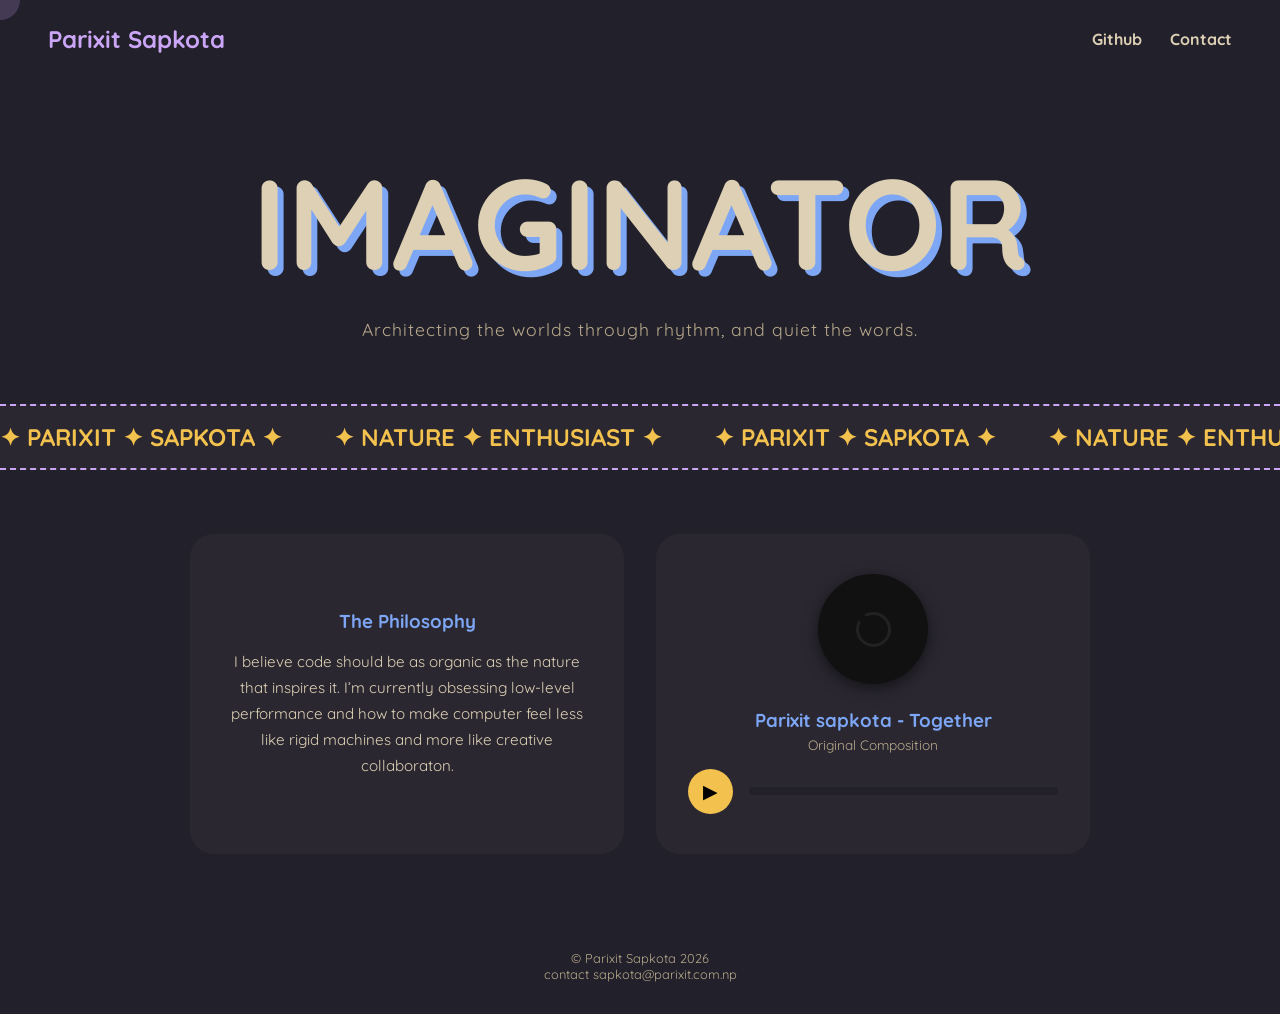
<file: index.html>
<!DOCTYPE html>
<html lang="en">

<head>
  <meta charset="UTF-8">
  <meta name="viewport" content="width=device-width, initial-scale=1.0">

  <title>Parixit Sapkota | Imaginator</title>
  <meta name="description"
    content="Portfolio of Parixit Sapkota: A developer and ambient music producer bridging the gap between code and nature.">
  <meta name="keywords" content="Parixit Sapkota, Imaginator, Ambient Music, Portfolio">
  <meta name="author" content="Parixit Sapkota">

  <link rel="stylesheet" href="style.css">
</head>

<body>
  <div class="cursor"></div>
  <div class="cursor-follower"></div>

  <nav>
    <div class="logo hover-target">Parixit Sapkota</div>
    <div class="links">
      <a href="https://github.com/oarixsapkota" target="_blank" class="hover-target">Github</a>
      <a href="mailto:sapkota@parixit.com.np" target="_blank" class="hover-target">Contact</a>
    </div>
  </nav>

  <div class="main-wrapper">
    <header id="hero">
      <h1 class="floating-title hover-target">IMAGINATOR</h1>
      <p class="subtitle">Architecting the worlds through rhythm, and quiet the words.</p>
    </header>

    <section id="about">
      <div class="marquee">
        <div class="marquee-inner">
          <span>✦ PARIXIT ✦ SAPKOTA ✦</span>
          <span>✦ NATURE ✦ ENTHUSIAST ✦</span>
          <span>✦ PARIXIT ✦ SAPKOTA ✦</span>
          <span>✦ NATURE ✦ ENTHUSIAST ✦</span>
          <span>✦ PARIXIT ✦ SAPKOTA ✦</span>
          <span>✦ NATURE ✦ ENTHUSIAST ✦</span>
          <span>✦ PARIXIT ✦ SAPKOTA ✦</span>
          <span>✦ NATURE ✦ ENTHUSIAST ✦</span>
        </div>
      </div>
    </section>

    <main id="gallery">
      <div class="grid">

        <div class="img-container hover-target">
          <div class="info-box">
            <h3>The Philosophy</h3>
            <p>I believe code should be as organic as the nature that inspires it. I’m currently obsessing low-level
              performance and how to make computer feel less like rigid machines and more like creative collaboraton.
            </p>
          </div>
        </div>

        <div class="img-container hover-target">
          <div class="audio-card">
            <div class="vinyl-container" id="vinyl">
              <div class="vinyl-label">
                <div class="vinyl-hole"></div>
              </div>
            </div>
            <div class="track-info">
              <h3>Parixit sapkota - Together</h3>
              <p>Original Composition</p>
            </div>
            <div class="audio-controls">
              <button class="play-btn" id="play-btn">▶</button>
              <div class="progress-container" id="progress-container">
                <div class="progress-bar" id="progress-bar"></div>
              </div>
            </div>
            <audio id="custom-audio" src="./Forest_Echos.mp3"></audio>
          </div>
        </div>

      </div>
    </main>

    <footer>
      <p>© Parixit Sapkota 2026</p>
      <p>contact sapkota@parixit.com.np</p>
    </footer>
  </div>

  <script src="script.js"></script>
</body>

</html>
</file>
<file: style.css>
@import url('https://fonts.googleapis.com/css2?family=Quicksand:wght@400;700&display=swap');

:root {
  --bg-base: #22202a;
  --bg-mantle: #2a2730;
  --text-main: #ddd0b4;
  --text-muted: #b7a98c;
  --accent-mauve: #cba6f7;
  --accent-blue: #7da6f5;
  --accent-yellow: #f2c14e;
  --accent-green: #a6d189;
  --accent-orange: #e0a76b;
}

* {
  margin: 0;
  padding: 0;
  box-sizing: border-box;
  cursor: none;
}

body {
  background-color: var(--bg-base);
  color: var(--text-main);
  font-family: 'Quicksand', sans-serif;
  min-height: 100vh;
  width: 100vw;
  display: flex;
  flex-direction: column;
  overflow-x: hidden;
}

.cursor {
  position: fixed;
  width: 12px;
  height: 12px;
  background-color: var(--accent-pink);
  border-radius: 50%;
  pointer-events: none;
  z-index: 9999;
  box-shadow: 0 0 10px var(--accent-pink);
  transform: translate(-50%, -50%);
}

.cursor-follower {
  position: fixed;
  width: 40px;
  height: 40px;
  background-color: rgba(203, 166, 247, 0.2);
  border-radius: 50%;
  pointer-events: none;
  z-index: 9998;
  transform: translate(-50%, -50%);
  transition: transform 0.1s ease-out, width 0.3s, height 0.3s;
}

nav {
  display: flex;
  justify-content: space-between;
  align-items: center;
  padding: 1.5rem 3rem;
  z-index: 100;
}

.logo {
  font-weight: 700;
  font-size: clamp(1.2rem, 4vw, 1.5rem);
  color: var(--accent-mauve);
}

.links a {
  color: var(--text-main);
  text-decoration: none;
  margin-left: 1.5rem;
  font-weight: 700;
  transition: color 0.3s;
}

.links a:hover {
  color: var(--accent-blue);
}

.main-wrapper {
  flex: 1;
  display: flex;
  flex-direction: column;
  align-items: center;
}

#hero {
  flex: 1;
  display: flex;
  flex-direction: column;
  justify-content: center;
  align-items: center;
  padding: 4rem 1rem;
}

.floating-title {
  font-size: clamp(3rem, 12vw, 8rem);
  color: var(--accent-pink);
  text-shadow: 6px 6px 0px var(--accent-blue);
  animation: float 4s ease-in-out infinite;
  text-align: center;
}

.subtitle {
  margin-top: 1rem;
  font-size: clamp(0.9rem, 3vw, 1.1rem);
  color: var(--text-muted);
  letter-spacing: 1px;
  text-align: center;
  max-width: 600px;
}

#about {
  width: 100%;
  background: var(--bg-mantle);
  padding: 1rem 0;
  border-top: 2px dashed var(--accent-mauve);
  border-bottom: 2px dashed var(--accent-mauve);
}

.marquee {
  overflow: hidden;
  white-space: nowrap;
}

.marquee-inner {
  display: inline-block;
  animation: marquee 25s linear infinite;
}

.marquee-inner span {
  font-size: 1.5rem;
  font-weight: 700;
  padding-right: 3rem;
  color: var(--accent-yellow);
}

#gallery {
  padding: 4rem 2rem;
  width: 100%;
  display: flex;
  justify-content: center;
}

.grid {
  display: grid;
  grid-template-columns: repeat(auto-fit, minmax(320px, 1fr));
  gap: 2rem;
  width: 100%;
  max-width: 900px;
}

.img-container {
  background: var(--bg-mantle);
  border-radius: 24px;
  overflow: hidden;
  height: 320px;
  transition: transform 0.3s ease;
}

.img-container:hover {
  transform: translateY(-5px);
}

.audio-card {
  padding: 2rem;
  height: 100%;
  display: flex;
  flex-direction: column;
  align-items: center;
  justify-content: center;
}

.vinyl-container {
  width: 110px;
  height: 110px;
  background: #111;
  border-radius: 50%;
  display: flex;
  justify-content: center;
  align-items: center;
  margin-bottom: 1.5rem;
  animation: spin 4s linear infinite paused;
  box-shadow: 0 4px 15px rgba(0, 0, 0, 0.5);
}

.vinyl-container.playing {
  animation-play-state: running;
}

.vinyl-label {
  width: 35px;
  height: 35px;
  background: var(--accent-pink);
  border-radius: 50%;
  border: 3px solid #222;
}

.vinyl-hole {
  width: 8px;
  height: 8px;
  background: #111;
  border-radius: 50%;
}

.track-info h3 {
  color: var(--accent-blue);
  margin-bottom: 0.2rem;
  text-align: center;
}

.track-info p {
  color: var(--text-muted);
  font-size: 0.85rem;
  text-align: center;
  margin-bottom: 1rem;
}

.audio-controls {
  display: flex;
  align-items: center;
  width: 100%;
  gap: 1rem;
}

.play-btn {
  background: var(--accent-yellow);
  border: none;
  width: 45px;
  height: 45px;
  border-radius: 50%;
  cursor: pointer;
  display: grid;
  place-items: center;
  font-size: 1.2rem;
  transition: 0.2s;
}

.play-btn:hover {
  background: var(--accent-pink);
  transform: scale(1.1);
}

.progress-container {
  flex: 1;
  height: 8px;
  background: var(--bg-base);
  border-radius: 10px;
  cursor: pointer;
  overflow: hidden;
}

.progress-bar {
  height: 100%;
  background: var(--accent-mauve);
  width: 0%;
  transition: width 0.1s linear;
}

.info-box {
  padding: 2.5rem;
  text-align: center;
  display: flex;
  flex-direction: column;
  justify-content: center;
  height: 100%;
}

.info-box h3 {
  color: var(--accent-blue);
  margin-bottom: 1rem;
}

.info-box p {
  font-size: 0.95rem;
  line-height: 1.7;
  color: var(--text-main);
}

footer {
  padding: 2rem;
  text-align: center;
  color: var(--text-muted);
  font-size: 0.8rem;
}

@keyframes float {

  0%,
  100% {
    transform: translateY(0);
  }

  50% {
    transform: translateY(-20px);
  }
}

@keyframes marquee {
  0% {
    transform: translateX(0);
  }

  100% {
    transform: translateX(-50%);
  }
}

@keyframes spin {
  100% {
    transform: rotate(360deg);
  }
}

@media (max-width: 768px) {
  nav {
    padding: 1.5rem;
  }

  .grid {
    grid-template-columns: 1fr;
  }

  .img-container {
    height: auto;
    min-height: 300px;
  }

  .cursor,
  .cursor-follower {
    display: none;
  }

  * {
    cursor: auto;
    overflow-x: hidden;
  }
}

html {
  scroll-behavior: smooth;
}
</file>
